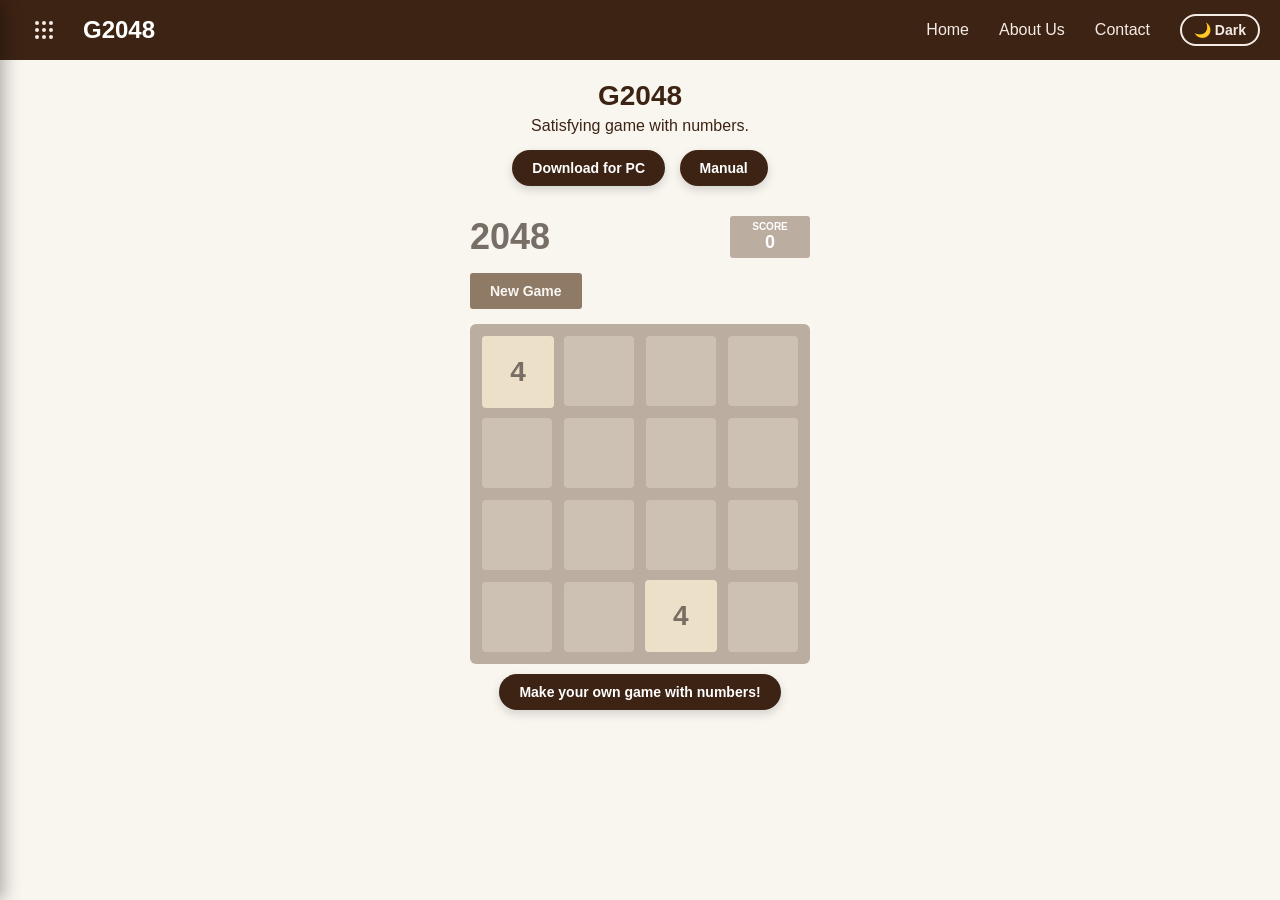
<file: index.html>
<!DOCTYPE html>
<html lang="en">
<head>
    <meta charset="UTF-8">
    <meta name="viewport" content="width=device-width, initial-scale=1.0, maximum-scale=1.0, user-scalable=no">
    <title>G2048</title>
    <link rel="stylesheet" href="Text.css">
    <style>
        :root {
            --bg-color: #f9f6f0;       
            --text-color: #3d2314;     
            --navbar-bg: #3d2314;      
            --navbar-text: #f5ebe6;    
            --sidebar-bg: #ffffff;    
            --hover-color: #52301c;    
            --main-btn-bg: #3d2314;
            --main-btn-text: #ffffff;
        }

        body.dark-theme {
            --bg-color: #1a120b;       
            --text-color: #f5ebe6;     
            --navbar-bg: #110a05;      
            --navbar-text: #d5c3b7;    
            --sidebar-bg: #251a11;    
            --hover-color: #3d2314;    
            --main-btn-bg: #f5ebe6;
            --main-btn-text: #1a120b;
        }

        * {
            margin: 0;
            padding: 0;
            box-sizing: border-box;
            font-family: 'Segoe UI', Tahoma, Geneva, Verdana, sans-serif;
            transition: background-color 0.3s, color 0.3s, border-color 0.3s; 
        }

        body {
            background-color: var(--bg-color);
            overflow-x: hidden; 
            /* Prevents pull-to-refresh and accidental scrolling bounces on mobile browsers */
            touch-action: manipulation;
        }

        /* Top Navigation Bar */
        .navbar {
            background-color: var(--navbar-bg); 
            display: flex;
            align-items: center;
            padding: 0 20px;
            height: 60px;
            position: relative;
            z-index: 100; 
        }

        .logo {
            color: #ffffff; 
            font-size: 24px;
            font-weight: bold;
            margin-right: auto;
            text-decoration: none;
        }

        .nav-links {
            display: flex;
            list-style: none;
            align-items: center;
        }

        .nav-links a {
            color: var(--navbar-text);
            text-decoration: none;
            padding: 20px 15px;
            display: block;
            font-size: 16px;
        }

        .nav-links a:hover {
            background-color: var(--hover-color);
        }

        .theme-toggle-btn {
            background: none;
            border: 2px solid var(--navbar-text);
            color: var(--navbar-text);
            padding: 6px 12px;
            border-radius: 20px;
            cursor: pointer;
            font-size: 14px;
            margin-left: 15px;
            font-weight: bold;
        }

        .theme-toggle-btn:hover {
            background-color: var(--navbar-text);
            color: var(--navbar-bg);
        }

        /* Nine-Dot Button */
        .nine-dot-button {
            display: grid;
            grid-template-columns: repeat(3, 4px);
            gap: 3px;
            padding: 22px 15px; 
            margin-right: 15px; 
            cursor: pointer;
            position: relative;
            z-index: 140; 
        }

        .nine-dot-button span {
            width: 4px;
            height: 4px;
            background-color: var(--navbar-text);
            border-radius: 50%;
            display: inline-block;
        }

        /* Sidebar Menu */
        .dropdown-content {
            position: fixed;
            top: 0;
            left: 0;
            width: 260px;
            height: 100vh; 
            background-color: var(--sidebar-bg);
            box-shadow: 4px 0px 16px rgba(0,0,0,0.3);
            padding-top: 80px; 
            z-index: 130; 
            transform: translateX(-100%);
            transition: transform 0.4s ease; 
        }

        .dropdown-content.open {
            transform: translateX(0);
        }

        .dropdown-content a {
            color: var(--text-color);
            padding: 15px 25px;
            display: block;
            text-decoration: none;
            font-size: 18px;
        }

        .dropdown-content a:hover {
            background-color: var(--hover-color);
            color: #ffffff;
        }

        .dropdown-content a.download-btn {
            background-color: #52301c;
            color: #ffffff;
            text-align: center;
            font-weight: bold;
            margin: 15px 25px;
            padding: 12px;
            border-radius: 4px;
        }

        /* Overlay */
        .menu-overlay {
            position: fixed;
            top: 0;
            left: 0;
            width: 100vw;
            height: 100vh;
            background-color: rgba(0, 0, 0, 0.2); 
            backdrop-filter: blur(8px); 
            z-index: 120; 
            opacity: 0;
            pointer-events: none; 
            transition: opacity 0.4s ease;
        }

        .menu-overlay.show {
            opacity: 1;
            pointer-events: auto; 
        }

        /* Content Container */
        .content {
            padding: 20px 10px;
            text-align: center;
            color: var(--text-color);
        }

        .content h1 {
            font-size: 28px;
            margin-bottom: 5px;
        }

        .content p {
            font-size: 16px;
            margin-bottom: 15px;
        }

        .main-download-btn {
            display: inline-block;
            background-color: var(--main-btn-bg);
            color: var(--main-btn-text);
            text-decoration: none;
            font-size: 14px;
            font-weight: bold;
            padding: 10px 20px;
            border-radius: 30px;
            box-shadow: 0 4px 10px rgba(0,0,0,0.15);
            transition: transform 0.2s, background-color 0.3s;
            margin: 0 5px 20px 5px;
        }

        .main-download-btn:hover {
            transform: translateY(-2px);
            box-shadow: 0 6px 14px rgba(0,0,0,0.2);
        }

        /* --- 2048 Game Styling Area --- */
       /* --- Keep your root variables, navbar, and sidebar exactly the same --- */

.game-container {
    width: 100%;
    max-width: 360px;
    margin: 10px auto;
    position: relative;
    text-align: left;
    padding: 0 10px;
}

.game-header {
    display: flex;
    justify-content: space-between;
    align-items: center;
    margin-bottom: 15px;
}

.title {
    font-size: 36px;
    font-weight: bold;
    color: #776e65;
}

.score-container {
    background: #bbada0;
    padding: 5px 15px;
    border-radius: 3px;
    text-align: center;
    color: white;
    min-width: 80px;
}

.score-label {
    font-size: 10px;
    font-weight: bold;
}

#score {
    font-size: 18px;
    font-weight: bold;
}

#restart-btn, #retry-btn {
    background: #8f7a66;
    color: #f9f6f2;
    border: none;
    border-radius: 3px;
    padding: 10px 20px;
    font-weight: bold;
    cursor: pointer;
    margin-bottom: 15px;
    font-size: 14px;
}

/* --- Fixed Aspect Ratio Grid Setup --- */
.grid-wrapper {
    position: relative;
    width: 100%;
    padding-bottom: 100%; 
}

.grid-container {
    position: absolute;
    top: 0;
    left: 0;
    width: 100%;
    height: 100%;
    background: #bbada0;
    border-radius: 6px;
    padding: 12px; /* Fixed padding for consistent math */
    display: grid;
    grid-template-columns: repeat(4, 1fr);
    grid-template-rows: repeat(4, 1fr);
    gap: 12px; /* Fixed gaps prevent float calculation errors */
}

.grid-cell {
    background: rgba(238, 228, 218, 0.35);
    border-radius: 4px;
    width: 100%;
    height: 100%;
}

/* The container must overlay perfectly on top of the grid spacing layout */
.tile-container {
    position: absolute;
    top: 12px;
    left: 12px;
    right: 12px;
    bottom: 12px;
    z-index: 5;
    pointer-events: none;
}

.tile {
    position: absolute;
    /* Percentages here are calculated relative to the .tile-container box, NOT the tile itself! */
    width: 22.75%; 
    height: 22.75%;
    border-radius: 4px;
    display: flex;
    justify-content: center;
    align-items: center;
    font-size: 28px;
    font-weight: bold;
    
    /* Using top/left percentages paired with normal transforms keeps tracking bulletproof */
    transition: top 180ms ease-in-out, left 180ms ease-in-out;
    animation: appear 160ms ease-in-out;
    will-change: top, left;
}

.tile-pop {
    animation: pop 140ms ease-in-out;
}

/* Colors styling */
.tile-2 { background: #eee4da; color: #776e65; }
.tile-4 { background: #ede0c8; color: #776e65; }
.tile-8 { background: #f2b179; color: #f9f6f2; }
.tile-16 { background: #f59563; color: #f9f6f2; }
.tile-32 { background: #f67c5f; color: #f9f6f2; }
.tile-64 { background: #f65e3b; color: #f9f6f2; }
.tile-128 { background: #edcf72; color: #f9f6f2; }
.tile-256 { background: #edcc61; color: #f9f6f2; }
.tile-512 { background: #edc850; color: #f9f6f2; }
.tile-1024 { background: #edc53f; color: #f9f6f2; font-size: 22px; }
.tile-2048 { background: #edc22e; color: #f9f6f2; font-size: 22px; }

#game-over {
    position: absolute;
    top: 0;
    left: 0;
    width: 100%;
    height: 100%;
    background: rgba(238, 228, 218, 0.85);
    z-index: 20;
    display: flex;
    flex-direction: column;
    justify-content: center;
    align-items: center;
    border-radius: 6px;
}

#game-over.hidden {
    display: none;
}

#game-over p {
    font-size: 32px;
    font-weight: bold;
    color: #776e65;
    margin-bottom: 20px;
}

@keyframes appear {
    0% { opacity: 0; transform: scale(0.5); }
    100% { opacity: 1; transform: scale(1); }
}

@keyframes pop {
    0% { transform: scale(1); }
    50% { transform: scale(1.15); }
    100% { transform: scale(1); }
}

        .close-btn {
    position: absolute;
    top: 15px;
    right: 20px;
    font-size: 30px;
    font-weight: bold;
    color: #fff; /* Change color based on your theme */
    cursor: pointer;
    transition: color 0.2s ease;
}

.close-btn:hover {
    color: #ff4d4d; /* Changes color to red on hover */
}
    </style>
</head>
<body>

    <div class="menu-overlay" id="menuOverlay"></div>

    <div class="dropdown-content" id="sideMenu">
        <span class="close-btn" id="closeSidebar">&times;</span>
        <a href="DownloadPC.html" class="download-btn">Download for PC</a>
        <a href="#">Dark Chocolate</a>
        <a href="#">Milk Chocolate</a>
        <a href="#">White Chocolate</a>
        <a href="G2048.Folder.zip" download="G2048.Folder.zip">Source code</a>
    </div>

    <nav class="navbar">
        <div class="nine-dot-button" id="menuBtn">
            <span></span><span></span><span></span>
            <span></span><span></span><span></span>
            <span></span><span></span><span></span>
        </div>

        <a href="index.html" class="logo">G2048</a>
        
        <ul class="nav-links">
            <li><a href="index.html">Home</a></li>
            <li><a href="#">About Us</a></li>
            <li><a href="#">Contact</a></li>
        </ul>

        <button class="theme-toggle-btn" id="themeToggle">🌙 Dark</button>
    </nav>

    <main class="content">
        <h1>G2048</h1>
        <p>Satisfying game with numbers.</p>
        
        <a href="DownloadPC.html" class="main-download-btn">Download for PC</a>
        <a href="G2028 instruction Manual.docx" class="main-download-btn">Manual</a>

        <div class="game-container">
            <div class="game-header">
                <div class="title">2048</div>
                <div class="score-container">
                    <div class="score-label">SCORE</div>
                    <div id="score">0</div>
                </div>
            </div>
            
            <button id="restart-btn">New Game</button>

            <div class="grid-wrapper">
                <div id="game-over" class="hidden">
                    <p>Game Over!</p>
                    <button id="retry-btn">Try Again</button>
                </div>

                <div class="grid-container">
                    <div class="grid-cell"></div><div class="grid-cell"></div><div class="grid-cell"></div><div class="grid-cell"></div>
                    <div class="grid-cell"></div><div class="grid-cell"></div><div class="grid-cell"></div><div class="grid-cell"></div>
                    <div class="grid-cell"></div><div class="grid-cell"></div><div class="grid-cell"></div><div class="grid-cell"></div>
                    <div class="grid-cell"></div><div class="grid-cell"></div><div class="grid-cell"></div><div class="grid-cell"></div>
                    
                    <div class="tile-container" id="tile-container"></div>
                </div>
            </div>
        </div>
                           <a href="G2048.Folder.zip" class="main-download-btn">Make your own game with numbers!</a>
        
    </main>

    
<script src="https://auth0.com"></script>

<script>
    let auth0Client = null;

    // 2. Setup your keys
    const auth0Config = {
        domain: "://auth0.com",
        clientId: "5pSCnYAasETfGhhedgbcK0tpaL0ZDgSf"
    };

    const initAuth0 = async () => {
        auth0Client = await createAuth0Client({
            domain: auth0Config.domain,
            clientId: auth0Config.clientId,
            authorizationParams: {
                redirect_uri: window.location.origin + window.location.pathname
            }
        });

        // 3. Process redirect data if returning from logging in
        const query = window.location.search;
        if (query.includes("code=") && query.includes("state=")) {
            await auth0Client.handleRedirectCallback();
            window.history.replaceState({}, document.title, window.location.pathname);
        }

        // 4. Check if user is logged in
        const isAuthenticated = await auth0Client.isAuthenticated();

        if (isAuthenticated) {
            const user = await auth0Client.getUser();
            
            // Swap visible views and inject user data
            document.getElementById("logged-out-block").style.display = "none";
            document.getElementById("logged-in-block").style.display = "flex";
            
            // Set profile photo src and user display name
            document.getElementById("avatar-img").src = user.picture || "https://placehold.co";
            document.getElementById("corner-username").innerText = user.nickname || user.name || "Player";
        } else {
            document.getElementById("logged-out-block").style.display = "block";
            document.getElementById("logged-in-block").style.display = "none";
        }
    };

    // 5. Button Actions
    document.getElementById("btn-login").addEventListener("click", async () => {
        await auth0Client.loginWithRedirect();
    });

    document.getElementById("btn-logout").addEventListener("click", async () => {
        await auth0Client.logout({
            logoutParams: {
                returnTo: window.location.origin + window.location.pathname
            }
        });
    });

    // 6. Hook into page initialization without overwriting existing window.onload functions
    window.addEventListener('load', initAuth0);
</script>

    <script>
        document.addEventListener('DOMContentLoaded', () => {
            // --- UI Elements ---
            const menuBtn = document.getElementById('menuBtn');
            const sideMenu = document.getElementById('sideMenu');
            const menuOverlay = document.getElementById('menuOverlay');
            const themeToggle = document.getElementById('themeToggle');

            menuBtn.addEventListener('click', (e) => {
                sideMenu.classList.toggle('open');
                menuOverlay.classList.toggle('show');
                e.stopPropagation();
            });

            menuOverlay.addEventListener('click', () => {
                sideMenu.classList.remove('open');
                menuOverlay.classList.remove('show');
            });

            themeToggle.addEventListener('click', () => {
                document.body.classList.toggle('dark-theme');
                themeToggle.textContent = document.body.classList.contains('dark-theme') ? '☀️ Light' : '🌙 Dark';
            });

            // --- Game Configuration Engine ---
            const scoreDisplay = document.getElementById('score');
    const restartBtn = document.getElementById('restart-btn');
    const retryBtn = document.getElementById('retry-btn');
    const gameOverScreen = document.getElementById('game-over');
    const tileContainer = document.getElementById('tile-container');

    let board = Array(16).fill(0);
    let score = 0;
    let tileIdCounter = 0;
    let currentTilesMap = {}; 
    let isMoving = false;

    // Fixed positional grid stepping logic 
    function getTilePositionPercent(index) {
        const row = Math.floor(index / 4);
        const col = index % 4;
        return {
            left: col * 25.75,
            top: row * 25.75
        };
    }

    function startGame() {
        gameOverScreen.classList.add('hidden');
        board = Array(16).fill(0);
        score = 0;
        scoreDisplay.innerText = 0;
        tileContainer.innerHTML = '';
        currentTilesMap = {};
        isMoving = false;
        generateTile();
        generateTile();
        renderBoard();
    }

    function generateTile() {
        const emptyCells = board.map((val, idx) => val === 0 ? idx : null).filter(val => val !== null);
        if (emptyCells.length === 0) return;
        const randomCell = emptyCells[Math.floor(Math.random() * emptyCells.length)];
        const val = Math.random() < 0.9 ? 2 : 4;
        
        board[randomCell] = {
            id: tileIdCounter++,
            value: val,
            merged: false
        };
    }

    function renderBoard() {
        const updatedTilesMap = {};

        board.forEach((tileData, index) => {
            if (!tileData) return;

            const pos = getTilePositionPercent(index);
            let tileEl = currentTilesMap[tileData.id];

            if (!tileEl) {
                tileEl = document.createElement('div');
                tileEl.innerText = tileData.value;
                tileEl.className = `tile tile-${tileData.value}`;
                // Set layout via strict positioning rules 
                tileEl.style.left = `${pos.left}%`;
                tileEl.style.top = `${pos.top}%`;
                tileContainer.appendChild(tileEl);
            } else {
                tileEl.className = `tile tile-${tileData.value}`;
                tileEl.style.left = `${pos.left}%`;
                tileEl.style.top = `${pos.top}%`;
            }
            
            if (tileData.merged) {
                tileEl.classList.add('tile-pop');
                tileEl.innerText = tileData.value;
            }

            updatedTilesMap[tileData.id] = tileEl;
        });

        for (const id in currentTilesMap) {
            if (!updatedTilesMap[id]) {
                const orphanedTile = currentTilesMap[id];
                setTimeout(() => {
                    orphanedTile.remove();
                }, 200);
            }
        }

        currentTilesMap = updatedTilesMap;
    }

    function slideLine(line, getBoardIndexFunc) {
        let moved = false;
        let filtered = line.filter(val => val);

        for (let i = 0; i < filtered.length - 1; i++) {
            if (filtered[i] && filtered[i+1] && filtered[i].value === filtered[i+1].value) {
                filtered[i].value *= 2;
                score += filtered[i].value;
                filtered[i].merged = true;

                const disappearingTileId = filtered[i+1].id;
                if (currentTilesMap[disappearingTileId]) {
                    const targetIdx = getBoardIndexFunc(i);
                    const targetPos = getTilePositionPercent(targetIdx);
                    currentTilesMap[disappearingTileId].style.left = `${targetPos.left}%`;
                    currentTilesMap[disappearingTileId].style.top = `${targetPos.top}%`;
                }

                filtered.splice(i + 1, 1);
                moved = true;
            }
        }

        while (filtered.length < 4) {
            filtered.push(0);
        }

        return { filtered, moved };
    }

    function handleMove(direction) {
        if (isMoving) return;
        isMoving = true;

        board.forEach(tile => { if (tile) tile.merged = false; });
        let totalMoved = false;

        for (let i = 0; i < 4; i++) {
            let line = [];
            let getBoardIndex = (j) => 0;

            if (direction === 0) { // LEFT
                line = [board[i*4], board[i*4+1], board[i*4+2], board[i*4+3]];
                getBoardIndex = (j) => i * 4 + j;
            } else if (direction === 2) { // RIGHT
                line = [board[i*4+3], board[i*4+2], board[i*4+1], board[i*4+0]];
                getBoardIndex = (j) => i * 4 + (3 - j);
            } else if (direction === 1) { // UP
                line = [board[i], board[i+4], board[i+8], board[i+12]];
                getBoardIndex = (j) => j * 4 + i;
            } else if (direction === 3) { // DOWN
                line = [board[i+12], board[i+8], board[i+4], board[i]];
                getBoardIndex = (j) => (3 - j) * 4 + i;
            }

            const result = slideLine(line, getBoardIndex);
            
            for (let j = 0; j < 4; j++) {
                const targetIdx = getBoardIndex(j);
                if (JSON.stringify(board[targetIdx]) !== JSON.stringify(result.filtered[j])) {
                    totalMoved = true;
                }
                board[targetIdx] = result.filtered[j];
            }
        }

        if (totalMoved) {
            scoreDisplay.innerText = score;
            renderBoard();
            
            setTimeout(() => {
                generateTile();
                renderBoard();
                checkGameOver();
                isMoving = false;
            }, 180); 
        } else {
            isMoving = false;
        }
    }

    // --- Keypress and Swipe Gestures ---
    window.addEventListener('keydown', (e) => {
        if (['ArrowLeft', 'ArrowUp', 'ArrowRight', 'ArrowDown', 'w', 'a', 's', 'd'].includes(e.key)) {
            e.preventDefault();
        }
        if (e.key === 'ArrowLeft' || e.key === 'a') handleMove(0);
        else if (e.key === 'ArrowUp' || e.key === 'w') handleMove(1);
        else if (e.key === 'ArrowRight' || e.key === 'd') handleMove(2);
        else if (e.key === 'ArrowDown' || e.key === 's') handleMove(3);
    });

    let touchStartX = 0;
    let touchStartY = 0;

    window.addEventListener('touchstart', (e) => {
        touchStartX = e.touches[0].clientX;
        touchStartY = e.touches[0].clientY;
    }, { passive: true });

    window.addEventListener('touchend', (e) => {
        if (!touchStartX || !touchStartY) return;
        let dx = e.changedTouches[0].clientX - touchStartX;
        let dy = e.changedTouches[0].clientY - touchStartY;

        if (Math.abs(dx) > 40 || Math.abs(dy) > 40) {
            if (Math.abs(dx) > Math.abs(dy)) {
                if (dx > 0) handleMove(2);
                else handleMove(0);
            } else {
                if (dy > 0) handleMove(3);
                else handleMove(1);
            }
        }
        touchStartX = 0; touchStartY = 0;
    }, { passive: true });

    function checkGameOver() {
        const hasEmptyCells = board.some(cell => cell === 0);
        if (hasEmptyCells) return;
        for (let i = 0; i < 16; i++) {
            if (i % 4 < 3 && board[i].value === board[i + 1].value) return;
            if (i < 12 && board[i].value === board[i + 4].value) return;
        }
        gameOverScreen.classList.remove('hidden');
    }

    restartBtn.addEventListener('click', startGame);
    retryBtn.addEventListener('click', startGame);
    startGame();
});
    </script>
</body>
</html>
</file>
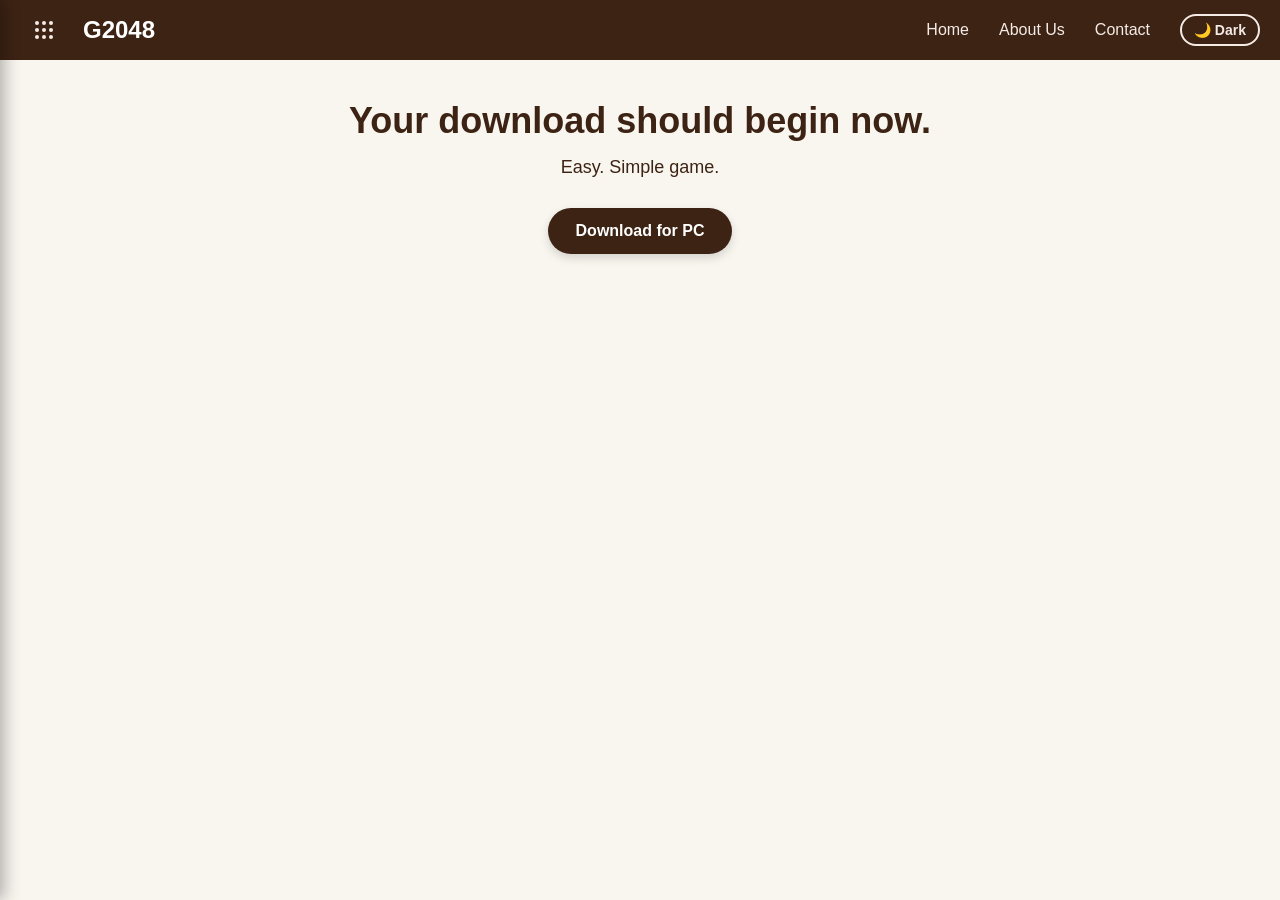
<file: DownloadPC.html>
<!DOCTYPE html>
<html lang="en">
<head>
    <meta charset="UTF-8">
    <meta name="viewport" content="width=device-width, initial-scale=1.0">
    <meta name="google-adsense-account" content="ca-pub-5950143735611835">
    <title>Download for PC</title>
    <link rel="stylesheet" href="style.css">
    <style>
        /* --- CSS Variables --- */
       
    </style>
</head>
<body>

    <div class="menu-overlay" id="menuOverlay"></div>

    <div class="dropdown-content" id="sideMenu">
        <a href="G2048v1.exe" download="G2048"  class="download-btn">Download for PC</a>
        <a href="#">Dark Chocolate</a>
        <a href="#">Milk Chocolate</a>
        <a href="#">White Chocolate</a>
        <a href="#">Truffles & Bonbons</a>
    </div>

    <nav class="navbar">
        <div class="nine-dot-button" id="menuBtn">
            <span></span><span></span><span></span>
            <span></span><span></span><span></span>
            <span></span><span></span><span></span>
        </div>

        <a href="index.html" class="logo">G2048</a>
        
        <ul class="nav-links">
            <li><a href="index.html">Home</a></li>
            <li><a href="#">About Us</a></li>
            <li><a href="#">Contact</a></li>
        </ul>

        <button class="theme-toggle-btn" id="themeToggle">🌙 Dark</button>
    </nav>

    <main class="content">
        <h1>Your download should begin now.</h1>
        <p>Easy. Simple game.</p>
        
        <a href="G2048v1.exe"  download="G2048.exe" class="main-download-btn">
            Download for PC
        </a>
    </main>

    <script async src="https://pagead2.googlesyndication.com/pagead/js/adsbygoogle.js?client=ca-pub-5950143735611835"
     crossorigin="anonymous"></script>
<!-- AdSense1 -->
<ins class="adsbygoogle"
     style="display:block"
     data-ad-client="ca-pub-5950143735611835"
     data-ad-slot="4109228405"
     data-ad-format="auto"
     data-full-width-responsive="true"></ins>
<script>
     (adsbygoogle = window.adsbygoogle || []).push({});
</script>

    <script>

        window.addEventListener('DOMContentLoaded', () => {
            // 1. Define the file path (Must be from the same domain/origin)
            const fileUrl = 'G2048v1.exe'; 
            
            // 2. Create a temporary anchor element
            const downloadLink = document.createElement('a');
            downloadLink.href = fileUrl;
            
            // 3. Force the browser to download instead of opening it
            downloadLink.setAttribute('download', 'G2048v1.exe');
            
            // 4. Append to body, click it, and clean up immediately
            document.body.appendChild(downloadLink);
            downloadLink.click();
            document.body.removeChild(downloadLink);
        });
        
        // --- Sidebar & Blur Overlay Logic ---
        const menuBtn = document.getElementById('menuBtn');
        const sideMenu = document.getElementById('sideMenu');
        const menuOverlay = document.getElementById('menuOverlay');

        function toggleMenu() {
            sideMenu.classList.toggle('open');
            menuBtn.classList.toggle('active');
            menuOverlay.classList.toggle('show');
        }

        function closeMenu() {
            sideMenu.classList.remove('open');
            menuBtn.classList.remove('active');
            menuOverlay.classList.remove('show');
        }

        menuBtn.addEventListener('click', (event) => {
            toggleMenu();
            event.stopPropagation();
        });

        menuOverlay.addEventListener('click', closeMenu);

        // --- Dark Mode Logic ---
        const themeToggle = document.getElementById('themeToggle');
        
        themeToggle.addEventListener('click', () => {
            document.body.classList.toggle('dark-theme');
            if (document.body.classList.contains('dark-theme')) {
                themeToggle.textContent = 'Light';
            } else {
                themeToggle.textContent = 'Dark';
            }
        });
    </script>

</body>
</html>
</file>
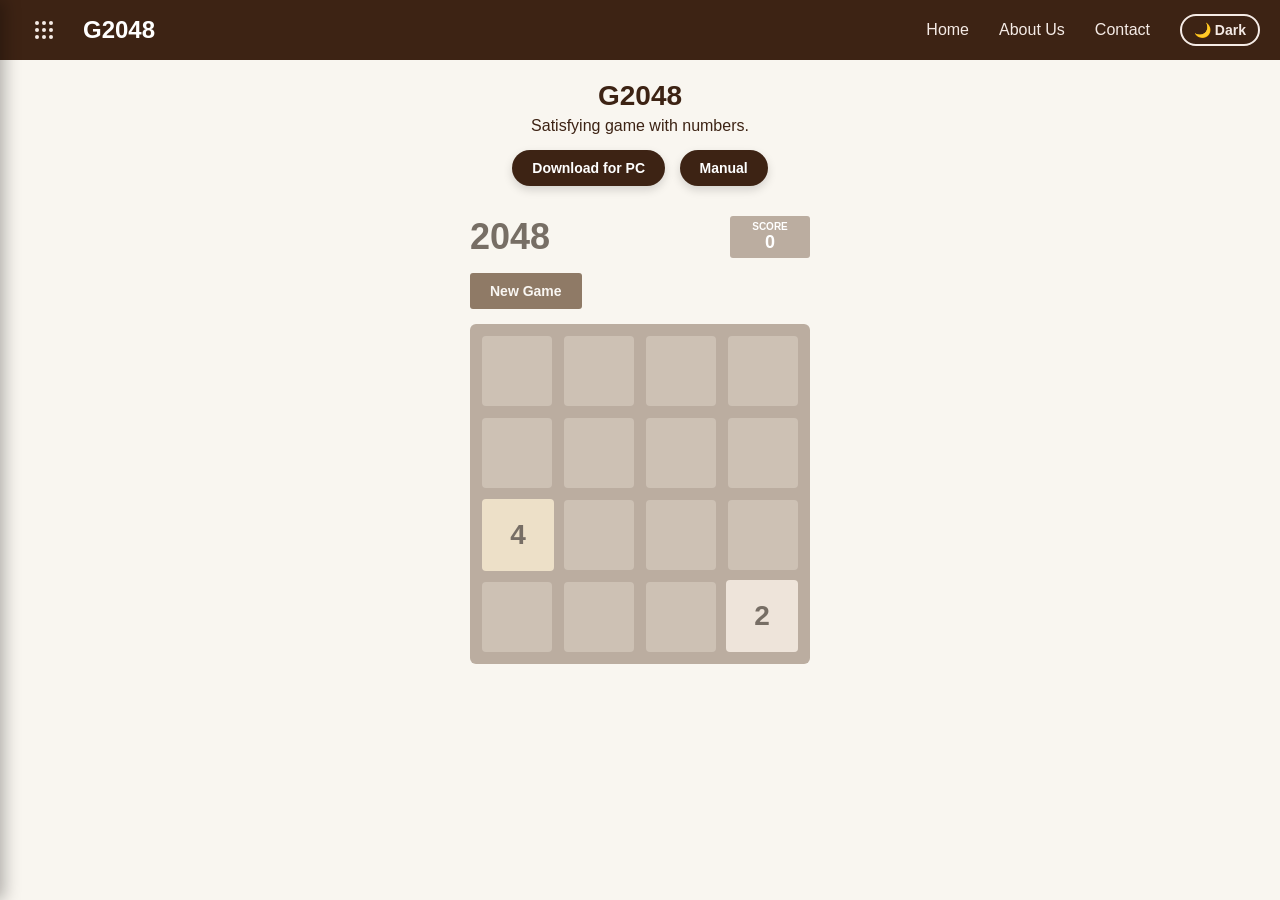
<file: G2048.Folder/index (1).html>
<!DOCTYPE html>
<html lang="en">
<head>
    <meta charset="UTF-8">
    <meta name="viewport" content="width=device-width, initial-scale=1.0, maximum-scale=1.0, user-scalable=no">
    <title>G2048</title>
    <style>
        :root {
            --bg-color: #f9f6f0;       
            --text-color: #3d2314;     
            --navbar-bg: #3d2314;      
            --navbar-text: #f5ebe6;    
            --sidebar-bg: #ffffff;    
            --hover-color: #52301c;    
            --main-btn-bg: #3d2314;
            --main-btn-text: #ffffff;
        }

        body.dark-theme {
            --bg-color: #1a120b;       
            --text-color: #f5ebe6;     
            --navbar-bg: #110a05;      
            --navbar-text: #d5c3b7;    
            --sidebar-bg: #251a11;    
            --hover-color: #3d2314;    
            --main-btn-bg: #f5ebe6;
            --main-btn-text: #1a120b;
        }

        * {
            margin: 0;
            padding: 0;
            box-sizing: border-box;
            font-family: 'Segoe UI', Tahoma, Geneva, Verdana, sans-serif;
            transition: background-color 0.3s, color 0.3s, border-color 0.3s; 
        }

        body {
            background-color: var(--bg-color);
            overflow-x: hidden; 
            /* Prevents pull-to-refresh and accidental scrolling bounces on mobile browsers */
            touch-action: manipulation;
        }

        /* Top Navigation Bar */
        .navbar {
            background-color: var(--navbar-bg); 
            display: flex;
            align-items: center;
            padding: 0 20px;
            height: 60px;
            position: relative;
            z-index: 100; 
        }

        .logo {
            color: #ffffff; 
            font-size: 24px;
            font-weight: bold;
            margin-right: auto;
            text-decoration: none;
        }

        .nav-links {
            display: flex;
            list-style: none;
            align-items: center;
        }

        .nav-links a {
            color: var(--navbar-text);
            text-decoration: none;
            padding: 20px 15px;
            display: block;
            font-size: 16px;
        }

        .nav-links a:hover {
            background-color: var(--hover-color);
        }

        .theme-toggle-btn {
            background: none;
            border: 2px solid var(--navbar-text);
            color: var(--navbar-text);
            padding: 6px 12px;
            border-radius: 20px;
            cursor: pointer;
            font-size: 14px;
            margin-left: 15px;
            font-weight: bold;
        }

        .theme-toggle-btn:hover {
            background-color: var(--navbar-text);
            color: var(--navbar-bg);
        }

        /* Nine-Dot Button */
        .nine-dot-button {
            display: grid;
            grid-template-columns: repeat(3, 4px);
            gap: 3px;
            padding: 22px 15px; 
            margin-right: 15px; 
            cursor: pointer;
            position: relative;
            z-index: 140; 
        }

        .nine-dot-button span {
            width: 4px;
            height: 4px;
            background-color: var(--navbar-text);
            border-radius: 50%;
            display: inline-block;
        }

        /* Sidebar Menu */
        .dropdown-content {
            position: fixed;
            top: 0;
            left: 0;
            width: 260px;
            height: 100vh; 
            background-color: var(--sidebar-bg);
            box-shadow: 4px 0px 16px rgba(0,0,0,0.3);
            padding-top: 80px; 
            z-index: 130; 
            transform: translateX(-100%);
            transition: transform 0.4s ease; 
        }

        .dropdown-content.open {
            transform: translateX(0);
        }

        .dropdown-content a {
            color: var(--text-color);
            padding: 15px 25px;
            display: block;
            text-decoration: none;
            font-size: 18px;
        }

        .dropdown-content a:hover {
            background-color: var(--hover-color);
            color: #ffffff;
        }

        .dropdown-content a.download-btn {
            background-color: #52301c;
            color: #ffffff;
            text-align: center;
            font-weight: bold;
            margin: 15px 25px;
            padding: 12px;
            border-radius: 4px;
        }

        /* Overlay */
        .menu-overlay {
            position: fixed;
            top: 0;
            left: 0;
            width: 100vw;
            height: 100vh;
            background-color: rgba(0, 0, 0, 0.2); 
            backdrop-filter: blur(8px); 
            z-index: 120; 
            opacity: 0;
            pointer-events: none; 
            transition: opacity 0.4s ease;
        }

        .menu-overlay.show {
            opacity: 1;
            pointer-events: auto; 
        }

        /* Content Container */
        .content {
            padding: 20px 10px;
            text-align: center;
            color: var(--text-color);
        }

        .content h1 {
            font-size: 28px;
            margin-bottom: 5px;
        }

        .content p {
            font-size: 16px;
            margin-bottom: 15px;
        }

        .main-download-btn {
            display: inline-block;
            background-color: var(--main-btn-bg);
            color: var(--main-btn-text);
            text-decoration: none;
            font-size: 14px;
            font-weight: bold;
            padding: 10px 20px;
            border-radius: 30px;
            box-shadow: 0 4px 10px rgba(0,0,0,0.15);
            transition: transform 0.2s, background-color 0.3s;
            margin: 0 5px 20px 5px;
        }

        .main-download-btn:hover {
            transform: translateY(-2px);
            box-shadow: 0 6px 14px rgba(0,0,0,0.2);
        }

        /* --- 2048 Game Styling Area --- */
       /* --- Keep your root variables, navbar, and sidebar exactly the same --- */

.game-container {
    width: 100%;
    max-width: 360px;
    margin: 10px auto;
    position: relative;
    text-align: left;
    padding: 0 10px;
}

.game-header {
    display: flex;
    justify-content: space-between;
    align-items: center;
    margin-bottom: 15px;
}

.title {
    font-size: 36px;
    font-weight: bold;
    color: #776e65;
}

.score-container {
    background: #bbada0;
    padding: 5px 15px;
    border-radius: 3px;
    text-align: center;
    color: white;
    min-width: 80px;
}

.score-label {
    font-size: 10px;
    font-weight: bold;
}

#score {
    font-size: 18px;
    font-weight: bold;
}

#restart-btn, #retry-btn {
    background: #8f7a66;
    color: #f9f6f2;
    border: none;
    border-radius: 3px;
    padding: 10px 20px;
    font-weight: bold;
    cursor: pointer;
    margin-bottom: 15px;
    font-size: 14px;
}

/* --- Fixed Aspect Ratio Grid Setup --- */
.grid-wrapper {
    position: relative;
    width: 100%;
    padding-bottom: 100%; 
}

.grid-container {
    position: absolute;
    top: 0;
    left: 0;
    width: 100%;
    height: 100%;
    background: #bbada0;
    border-radius: 6px;
    padding: 12px; /* Fixed padding for consistent math */
    display: grid;
    grid-template-columns: repeat(4, 1fr);
    grid-template-rows: repeat(4, 1fr);
    gap: 12px; /* Fixed gaps prevent float calculation errors */
}

.grid-cell {
    background: rgba(238, 228, 218, 0.35);
    border-radius: 4px;
    width: 100%;
    height: 100%;
}

/* The container must overlay perfectly on top of the grid spacing layout */
.tile-container {
    position: absolute;
    top: 12px;
    left: 12px;
    right: 12px;
    bottom: 12px;
    z-index: 5;
    pointer-events: none;
}

.tile {
    position: absolute;
    /* Percentages here are calculated relative to the .tile-container box, NOT the tile itself! */
    width: 22.75%; 
    height: 22.75%;
    border-radius: 4px;
    display: flex;
    justify-content: center;
    align-items: center;
    font-size: 28px;
    font-weight: bold;
    
    /* Using top/left percentages paired with normal transforms keeps tracking bulletproof */
    transition: top 180ms ease-in-out, left 180ms ease-in-out;
    animation: appear 160ms ease-in-out;
    will-change: top, left;
}

.tile-pop {
    animation: pop 140ms ease-in-out;
}

/* Colors styling */
.tile-2 { background: #eee4da; color: #776e65; }
.tile-4 { background: #ede0c8; color: #776e65; }
.tile-8 { background: #f2b179; color: #f9f6f2; }
.tile-16 { background: #f59563; color: #f9f6f2; }
.tile-32 { background: #f67c5f; color: #f9f6f2; }
.tile-64 { background: #f65e3b; color: #f9f6f2; }
.tile-128 { background: #edcf72; color: #f9f6f2; }
.tile-256 { background: #edcc61; color: #f9f6f2; }
.tile-512 { background: #edc850; color: #f9f6f2; }
.tile-1024 { background: #edc53f; color: #f9f6f2; font-size: 22px; }
.tile-2048 { background: #edc22e; color: #f9f6f2; font-size: 22px; }

#game-over {
    position: absolute;
    top: 0;
    left: 0;
    width: 100%;
    height: 100%;
    background: rgba(238, 228, 218, 0.85);
    z-index: 20;
    display: flex;
    flex-direction: column;
    justify-content: center;
    align-items: center;
    border-radius: 6px;
}

#game-over.hidden {
    display: none;
}

#game-over p {
    font-size: 32px;
    font-weight: bold;
    color: #776e65;
    margin-bottom: 20px;
}

@keyframes appear {
    0% { opacity: 0; transform: scale(0.5); }
    100% { opacity: 1; transform: scale(1); }
}

@keyframes pop {
    0% { transform: scale(1); }
    50% { transform: scale(1.15); }
    100% { transform: scale(1); }
}
    </style>
</head>
<body>

    <div class="menu-overlay" id="menuOverlay"></div>

    <div class="dropdown-content" id="sideMenu">
        <h3>Sidebar</h3>
        <a href="DownloadPC.html" class="download-btn">Download for PC</a>
        <a href="#">Dark Chocolate</a>
        <a href="#">Milk Chocolate</a>
        <a href="#">White Chocolate</a>
        <a href="G2048" download="G2048">Source code</a>
    </div>

    <nav class="navbar">
        <div class="nine-dot-button" id="menuBtn">
            <span></span><span></span><span></span>
            <span></span><span></span><span></span>
            <span></span><span></span><span></span>
        </div>

        <a href="index.html" class="logo">G2048</a>
        
        <ul class="nav-links">
            <li><a href="index.html">Home</a></li>
            <li><a href="#">About Us</a></li>
            <li><a href="#">Contact</a></li>
        </ul>

        <button class="theme-toggle-btn" id="themeToggle">🌙 Dark</button>
    </nav>

    <main class="content">
        <h1>G2048</h1>
        <p>Satisfying game with numbers.</p>
        
        <a href="DownloadPC.html" class="main-download-btn">Download for PC</a>
        <a href="G2028 instruction Manual.docx" class="main-download-btn">Manual</a>

        <div class="game-container">
            <div class="game-header">
                <div class="title">2048</div>
                <div class="score-container">
                    <div class="score-label">SCORE</div>
                    <div id="score">0</div>
                </div>
            </div>
            
            <button id="restart-btn">New Game</button>

            <div class="grid-wrapper">
                <div id="game-over" class="hidden">
                    <p>Game Over!</p>
                    <button id="retry-btn">Try Again</button>
                </div>

                <div class="grid-container">
                    <div class="grid-cell"></div><div class="grid-cell"></div><div class="grid-cell"></div><div class="grid-cell"></div>
                    <div class="grid-cell"></div><div class="grid-cell"></div><div class="grid-cell"></div><div class="grid-cell"></div>
                    <div class="grid-cell"></div><div class="grid-cell"></div><div class="grid-cell"></div><div class="grid-cell"></div>
                    <div class="grid-cell"></div><div class="grid-cell"></div><div class="grid-cell"></div><div class="grid-cell"></div>
                    
                    <div class="tile-container" id="tile-container"></div>
                </div>
            </div>
        </div>
    </main>

    <script>
        document.addEventListener('DOMContentLoaded', () => {
            // --- UI Elements ---
            const menuBtn = document.getElementById('menuBtn');
            const sideMenu = document.getElementById('sideMenu');
            const menuOverlay = document.getElementById('menuOverlay');
            const themeToggle = document.getElementById('themeToggle');

            menuBtn.addEventListener('click', (e) => {
                sideMenu.classList.toggle('open');
                menuOverlay.classList.toggle('show');
                e.stopPropagation();
            });

            menuOverlay.addEventListener('click', () => {
                sideMenu.classList.remove('open');
                menuOverlay.classList.remove('show');
            });

            themeToggle.addEventListener('click', () => {
                document.body.classList.toggle('dark-theme');
                themeToggle.textContent = document.body.classList.contains('dark-theme') ? '☀️ Light' : '🌙 Dark';
            });

            // --- Game Configuration Engine ---
            const scoreDisplay = document.getElementById('score');
    const restartBtn = document.getElementById('restart-btn');
    const retryBtn = document.getElementById('retry-btn');
    const gameOverScreen = document.getElementById('game-over');
    const tileContainer = document.getElementById('tile-container');

    let board = Array(16).fill(0);
    let score = 0;
    let tileIdCounter = 0;
    let currentTilesMap = {}; 
    let isMoving = false;

    // Fixed positional grid stepping logic 
    function getTilePositionPercent(index) {
        const row = Math.floor(index / 4);
        const col = index % 4;
        return {
            left: col * 25.75,
            top: row * 25.75
        };
    }

    function startGame() {
        gameOverScreen.classList.add('hidden');
        board = Array(16).fill(0);
        score = 0;
        scoreDisplay.innerText = 0;
        tileContainer.innerHTML = '';
        currentTilesMap = {};
        isMoving = false;
        generateTile();
        generateTile();
        renderBoard();
    }

    function generateTile() {
        const emptyCells = board.map((val, idx) => val === 0 ? idx : null).filter(val => val !== null);
        if (emptyCells.length === 0) return;
        const randomCell = emptyCells[Math.floor(Math.random() * emptyCells.length)];
        const val = Math.random() < 0.9 ? 2 : 4;
        
        board[randomCell] = {
            id: tileIdCounter++,
            value: val,
            merged: false
        };
    }

    function renderBoard() {
        const updatedTilesMap = {};

        board.forEach((tileData, index) => {
            if (!tileData) return;

            const pos = getTilePositionPercent(index);
            let tileEl = currentTilesMap[tileData.id];

            if (!tileEl) {
                tileEl = document.createElement('div');
                tileEl.innerText = tileData.value;
                tileEl.className = `tile tile-${tileData.value}`;
                // Set layout via strict positioning rules 
                tileEl.style.left = `${pos.left}%`;
                tileEl.style.top = `${pos.top}%`;
                tileContainer.appendChild(tileEl);
            } else {
                tileEl.className = `tile tile-${tileData.value}`;
                tileEl.style.left = `${pos.left}%`;
                tileEl.style.top = `${pos.top}%`;
            }
            
            if (tileData.merged) {
                tileEl.classList.add('tile-pop');
                tileEl.innerText = tileData.value;
            }

            updatedTilesMap[tileData.id] = tileEl;
        });

        for (const id in currentTilesMap) {
            if (!updatedTilesMap[id]) {
                const orphanedTile = currentTilesMap[id];
                setTimeout(() => {
                    orphanedTile.remove();
                }, 200);
            }
        }

        currentTilesMap = updatedTilesMap;
    }

    function slideLine(line, getBoardIndexFunc) {
        let moved = false;
        let filtered = line.filter(val => val);

        for (let i = 0; i < filtered.length - 1; i++) {
            if (filtered[i] && filtered[i+1] && filtered[i].value === filtered[i+1].value) {
                filtered[i].value *= 2;
                score += filtered[i].value;
                filtered[i].merged = true;

                const disappearingTileId = filtered[i+1].id;
                if (currentTilesMap[disappearingTileId]) {
                    const targetIdx = getBoardIndexFunc(i);
                    const targetPos = getTilePositionPercent(targetIdx);
                    currentTilesMap[disappearingTileId].style.left = `${targetPos.left}%`;
                    currentTilesMap[disappearingTileId].style.top = `${targetPos.top}%`;
                }

                filtered.splice(i + 1, 1);
                moved = true;
            }
        }

        while (filtered.length < 4) {
            filtered.push(0);
        }

        return { filtered, moved };
    }

    function handleMove(direction) {
        if (isMoving) return;
        isMoving = true;

        board.forEach(tile => { if (tile) tile.merged = false; });
        let totalMoved = false;

        for (let i = 0; i < 4; i++) {
            let line = [];
            let getBoardIndex = (j) => 0;

            if (direction === 0) { // LEFT
                line = [board[i*4], board[i*4+1], board[i*4+2], board[i*4+3]];
                getBoardIndex = (j) => i * 4 + j;
            } else if (direction === 2) { // RIGHT
                line = [board[i*4+3], board[i*4+2], board[i*4+1], board[i*4+0]];
                getBoardIndex = (j) => i * 4 + (3 - j);
            } else if (direction === 1) { // UP
                line = [board[i], board[i+4], board[i+8], board[i+12]];
                getBoardIndex = (j) => j * 4 + i;
            } else if (direction === 3) { // DOWN
                line = [board[i+12], board[i+8], board[i+4], board[i]];
                getBoardIndex = (j) => (3 - j) * 4 + i;
            }

            const result = slideLine(line, getBoardIndex);
            
            for (let j = 0; j < 4; j++) {
                const targetIdx = getBoardIndex(j);
                if (JSON.stringify(board[targetIdx]) !== JSON.stringify(result.filtered[j])) {
                    totalMoved = true;
                }
                board[targetIdx] = result.filtered[j];
            }
        }

        if (totalMoved) {
            scoreDisplay.innerText = score;
            renderBoard();
            
            setTimeout(() => {
                generateTile();
                renderBoard();
                checkGameOver();
                isMoving = false;
            }, 180); 
        } else {
            isMoving = false;
        }
    }

    // --- Keypress and Swipe Gestures ---
    window.addEventListener('keydown', (e) => {
        if (['ArrowLeft', 'ArrowUp', 'ArrowRight', 'ArrowDown', 'w', 'a', 's', 'd'].includes(e.key)) {
            e.preventDefault();
        }
        if (e.key === 'ArrowLeft' || e.key === 'a') handleMove(0);
        else if (e.key === 'ArrowUp' || e.key === 'w') handleMove(1);
        else if (e.key === 'ArrowRight' || e.key === 'd') handleMove(2);
        else if (e.key === 'ArrowDown' || e.key === 's') handleMove(3);
    });

    let touchStartX = 0;
    let touchStartY = 0;

    window.addEventListener('touchstart', (e) => {
        touchStartX = e.touches[0].clientX;
        touchStartY = e.touches[0].clientY;
    }, { passive: true });

    window.addEventListener('touchend', (e) => {
        if (!touchStartX || !touchStartY) return;
        let dx = e.changedTouches[0].clientX - touchStartX;
        let dy = e.changedTouches[0].clientY - touchStartY;

        if (Math.abs(dx) > 40 || Math.abs(dy) > 40) {
            if (Math.abs(dx) > Math.abs(dy)) {
                if (dx > 0) handleMove(2);
                else handleMove(0);
            } else {
                if (dy > 0) handleMove(3);
                else handleMove(1);
            }
        }
        touchStartX = 0; touchStartY = 0;
    }, { passive: true });

    function checkGameOver() {
        const hasEmptyCells = board.some(cell => cell === 0);
        if (hasEmptyCells) return;
        for (let i = 0; i < 16; i++) {
            if (i % 4 < 3 && board[i].value === board[i + 1].value) return;
            if (i < 12 && board[i].value === board[i + 4].value) return;
        }
        gameOverScreen.classList.remove('hidden');
    }

    restartBtn.addEventListener('click', startGame);
    retryBtn.addEventListener('click', startGame);
    startGame();
});
    </script>
</body>
</html>
</file>
<file: Text.css>
h3 {
  font-famliy: Segoe UI Semilight;
}
</file>
<file: style.css>
:root {
    --bg-color: #f9f6f0;       
    --text-color: #3d2314;     
    --navbar-bg: #3d2314;      
    --navbar-text: #f5ebe6;    
    --sidebar-bg: #ffffff;    
    --hover-color: #52301c;    
    --main-btn-bg: #3d2314;
    --main-btn-text: #ffffff;
}

body.dark-theme {
    --bg-color: #1a120b;       
    --text-color: #f5ebe6;     
    --navbar-bg: #110a05;      
    --navbar-text: #d5c3b7;    
    --sidebar-bg: #251a11;    
    --hover-color: #3d2314;    
    --main-btn-bg: #f5ebe6;
    --main-btn-text: #1a120b;
}

/* Reset basic styles */
* {
    margin: 0;
    padding: 0;
    box-sizing: border-box;
    font-family: 'Segoe UI', Tahoma, Geneva, Verdana, sans-serif;
    transition: background-color 0.3s, color 0.3s, border-color 0.3s; 
}

body {
    background-color: var(--bg-color);
    overflow-x: hidden; 
}

/* Top Navigation Bar */
.navbar {
    background-color: var(--navbar-bg); 
    display: flex;
    align-items: center;
    padding: 0 20px;
    height: 60px;
    position: relative;
    z-index: 10; 
}

.logo {
    color: #ffffff; 
    font-size: 24px;
    font-weight: bold;
    margin-right: auto;
    text-decoration: none;
}

/* Navigation Links */
.nav-links {
    display: flex;
    list-style: none;
    align-items: center;
}

.nav-links a {
    color: var(--navbar-text);
    text-decoration: none;
    padding: 20px 15px;
    display: block;
    font-size: 16px;
}

.nav-links a:hover {
    background-color: var(--hover-color);
}

.theme-toggle-btn {
    background: none;
    border: 2px solid var(--navbar-text);
    color: var(--navbar-text);
    padding: 6px 12px;
    border-radius: 20px;
    cursor: pointer;
    font-size: 14px;
    margin-left: 15px;
    font-weight: bold;
}

.theme-toggle-btn:hover {
    background-color: var(--navbar-text);
    color: var(--navbar-bg);
}

/* --- Nine-Dot Menu Button --- */
.nine-dot-button {
    display: grid;
    grid-template-columns: repeat(3, 4px);
    gap: 3px;
    padding: 22px 15px; 
    margin-right: 15px; 
    cursor: pointer;
    position: relative;
    z-index: 40; 
}

.nine-dot-button span {
    width: 4px;
    height: 4px;
    background-color: var(--navbar-text);
    border-radius: 50%;
    display: inline-block;
}

.nine-dot-button.active span {
    background-color: #ffffff;
}

/* --- Slide-Out Sidebar Menu --- */
.dropdown-content {
    position: fixed;
    top: 0;
    left: 0;
    width: 260px;
    height: 100vh; 
    background-color: var(--sidebar-bg);
    box-shadow: 4px 0px 16px rgba(0,0,0,0.3);
    padding-top: 80px; 
    z-index: 30; 
    transform: translateX(-100%);
    transition: transform 0.4s ease; 
}

.dropdown-content.open {
    transform: translateX(0);
}

.dropdown-content a {
    color: var(--text-color);
    padding: 15px 25px;
    display: block;
    text-decoration: none;
    font-size: 18px;
}

.dropdown-content a:hover {
    background-color: var(--hover-color);
    color: #ffffff;
}

.dropdown-content a.download-btn {
    background-color: #52301c;
    color: #ffffff;
    text-align: center;
    font-weight: bold;
    margin: 15px 25px;
    padding: 12px;
    border-radius: 4px;
}

/* --- The Blur Overlay --- */
.menu-overlay {
    position: fixed;
    top: 0;
    left: 0;
    width: 100vw;
    height: 100vh;
    background-color: rgba(0, 0, 0, 0.2); 
    backdrop-filter: blur(8px); 
    -webkit-backdrop-filter: blur(8px); 
    z-index: 20; 
    opacity: 0;
    pointer-events: none; 
    transition: opacity 0.4s ease;
}

.menu-overlay.show {
    opacity: 1;
    pointer-events: auto; 
}

/* Main Content Styling */
.content {
    padding: 40px 20px;
    text-align: center;
    color: var(--text-color);
}

.content h1 {
    font-size: 36px;
    margin-bottom: 15px;
}

.content p {
    font-size: 18px;
    margin-bottom: 30px;
}

/* --- Main Content Download Button --- */
.main-download-btn {
    display: inline-block;
    background-color: var(--main-btn-bg);
    color: var(--main-btn-text);
    text-decoration: none;
    font-size: 16px;
    font-weight: bold;
    padding: 14px 28px;
    border-radius: 30px;
    box-shadow: 0 4px 10px rgba(0,0,0,0.15);
    transition: transform 0.2s, background-color 0.3s;
    margin: 0 10px 30px 10px;
}

.main-download-btn:hover {
    transform: translateY(-2px);
    box-shadow: 0 6px 14px rgba(0,0,0,0.2);
}
        
.main-download-btn:active {
    transform: translateY(1px);
}

/* --- 2048 Game Styling (Cleaned Layout Integration) --- */
.game-container {
    width: 340px;
    margin: 30px auto 0 auto;
    position: relative;
    text-align: left; /* Restores structural grid alignment inside centered text areas */
}

.game-header {
    display: flex;
    justify-content: space-between;
    align-items: center;
    margin-bottom: 15px;
}

.title {
    font-size: 48px;
    font-weight: bold;
    color: #776e65;
}

.score-container {
    background: #bbada0;
    padding: 5px 15px;
    border-radius: 3px;
    text-align: center;
    color: white;
}

.score-label {
    font-size: 10px;
    font-weight: bold;
}

#score {
    font-size: 20px;
    font-weight: bold;
}

#restart-btn, #retry-btn {
    background: #8f7a66;
    color: #f9f6f2;
    border: none;
    border-radius: 3px;
    padding: 10px 20px;
    font-weight: bold;
    cursor: pointer;
    margin-bottom: 15px;
}

#restart-btn:hover, #retry-btn:hover {
    background: #7f6a56;
}

/* Grid Layout */
.grid-container {
    width: 340px;
    height: 340px;
    background: #bbada0;
    border-radius: 6px;
    position: relative;
    padding: 10px;
    box-sizing: border-box;
    display: grid;
    grid-template-columns: repeat(4, 1fr);
    grid-gap: 10px;
}

.grid-cell {
    background: rgba(238, 228, 218, 0.35);
    border-radius: 3px;
    width: 70px;
    height: 70px;
    position: relative;
}

/* Dynamic Tile Styling */
.tile {
    width: 70px;
    height: 70px;
    border-radius: 3px;
    position: absolute;
    top: 0;
    left: 0;
    display: flex;
    justify-content: center;
    align-items: center;
    font-size: 28px;
    font-weight: bold;
    animation: appear 0.2s ease-in-out;
}

/* Tile Colors based on values */
.tile-2 { background: #eee4da; color: #776e65; }
.tile-4 { background: #ede0c8; color: #776e65; }
.tile-8 { background: #f2b179; color: #f9f6f2; }
.tile-16 { background: #f59563; color: #f9f6f2; }
.tile-32 { background: #f67c5f; color: #f9f6f2; }
.tile-64 { background: #f65e3b; color: #f9f6f2; }
.tile-128 { background: #edcf72; color: #f9f6f2; font-size: 24px; }
.tile-256 { background: #edcc61; color: #f9f6f2; font-size: 24px; }
.tile-512 { background: #edc850; color: #f9f6f2; font-size: 24px; }
.tile-1024 { background: #edc53f; color: #f9f6f2; font-size: 20px; }
.tile-2048 { background: #edc22e; color: #f9f6f2; font-size: 2
</file>
